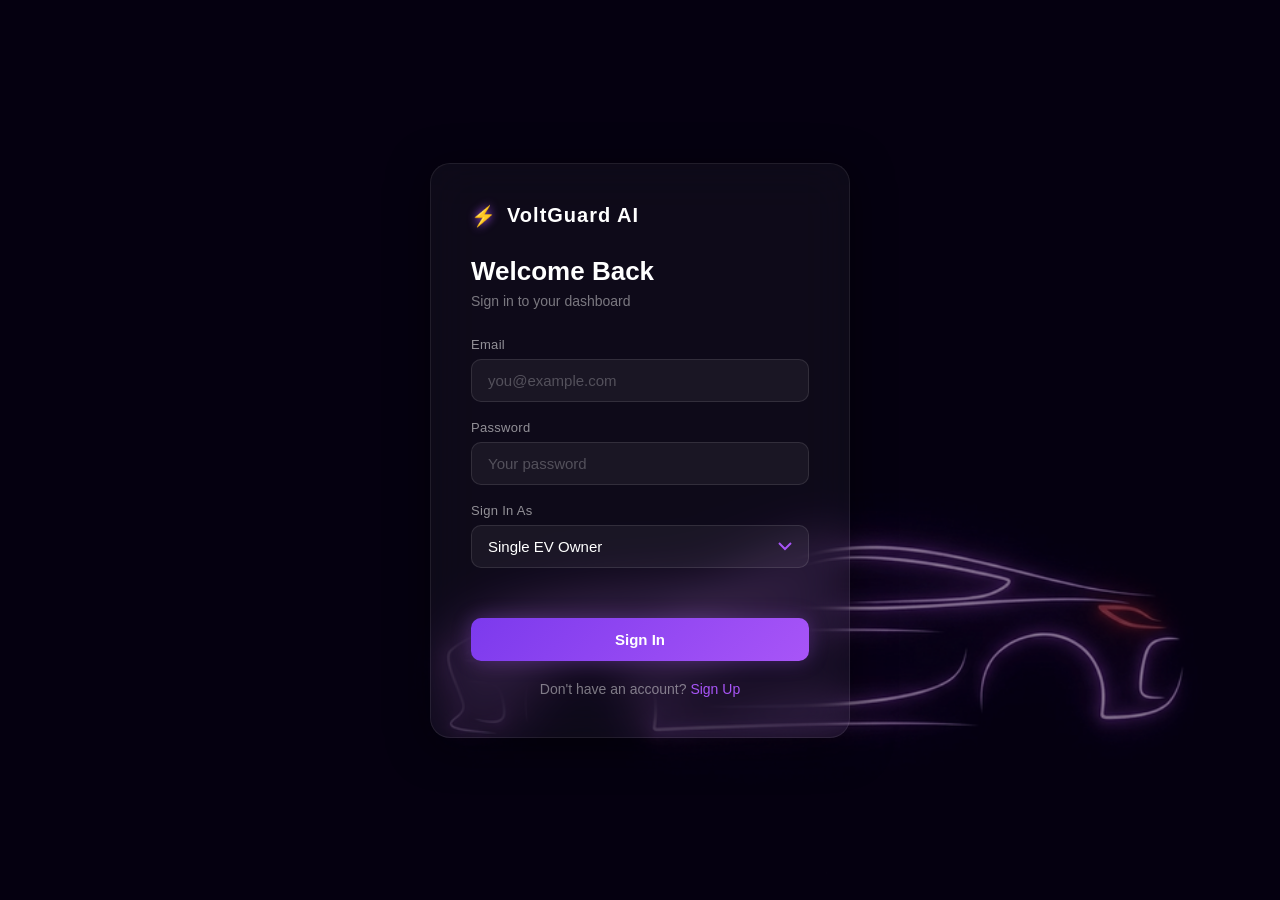
<file: login.html>
<!DOCTYPE html>
<html lang="en">
<head>
    <meta charset="UTF-8">
    <meta name="viewport" content="width=device-width, initial-scale=1.0">
    <title>VoltGuard AI — Login</title>
    <link rel="stylesheet" href="auth.css">
</head>
<body>
    <div class="bg"></div>
    <img class="car-bg" src="car-bg.png" alt="" />

    <div class="auth-container">
        <div class="auth-card glass">
            <div class="brand">
                <span class="logo">⚡</span> VoltGuard AI
            </div>
            <h2>Welcome Back</h2>
            <p class="subtitle">Sign in to your dashboard</p>

            <div class="form-group">
                <label>Email</label>
                <input type="email" id="login-email" placeholder="you@example.com" />
            </div>
            <div class="form-group">
                <label>Password</label>
                <input type="password" id="login-password" placeholder="Your password" />
            </div>

            <div class="form-group">
                <label>Sign In As</label>
                <select id="login-account-type">
                    <option value="single">Single EV Owner</option>
                    <option value="fleet">Fleet Owner / Manager</option>
                </select>
            </div>

            <div id="login-error" class="error-msg"></div>

            <button class="btn-primary" onclick="handleLogin()">Sign In</button>

            <p class="switch-link">Don't have an account? <a href="signup.html">Sign Up</a></p>
        </div>
    </div>

    <script>
        function handleLogin() {
            const email       = document.getElementById('login-email').value.trim();
            const password    = document.getElementById('login-password').value;
            const accountType = document.getElementById('login-account-type').value;
            const errEl       = document.getElementById('login-error');

            errEl.innerText = '';

            if (!email || !password) {
                errEl.innerText = 'Please fill in all fields.'; return;
            }

            const users = JSON.parse(localStorage.getItem('voltguard_users') || '[]');
            const user  = users.find(u => u.email === email && u.password === password);

            if (!user) {
                errEl.innerText = 'Invalid email or password.'; return;
            }

            // Keep the account's stored type in sync with what was picked at sign-in
            user.accountType = accountType;
            const userIndex = users.findIndex(u => u.email === email);
            if (userIndex > -1) { users[userIndex] = user; }
            localStorage.setItem('voltguard_users', JSON.stringify(users));

            localStorage.setItem('voltguard_session', JSON.stringify({
                name: user.name,
                email: user.email,
                accountType: accountType,
                vehicleModel: user.vehicleModel || '',
                fleetName: user.fleetName || '',
                fleetSize: user.fleetSize || 0
            }));
            window.location.href = 'index.html';
        }

        // Enter key support
        document.addEventListener('keydown', e => {
            if (e.key === 'Enter') handleLogin();
        });

        // If already logged in, skip to dashboard
        if (localStorage.getItem('voltguard_session')) {
            window.location.href = 'index.html';
        }
    </script>
</body>
</html>
</file>
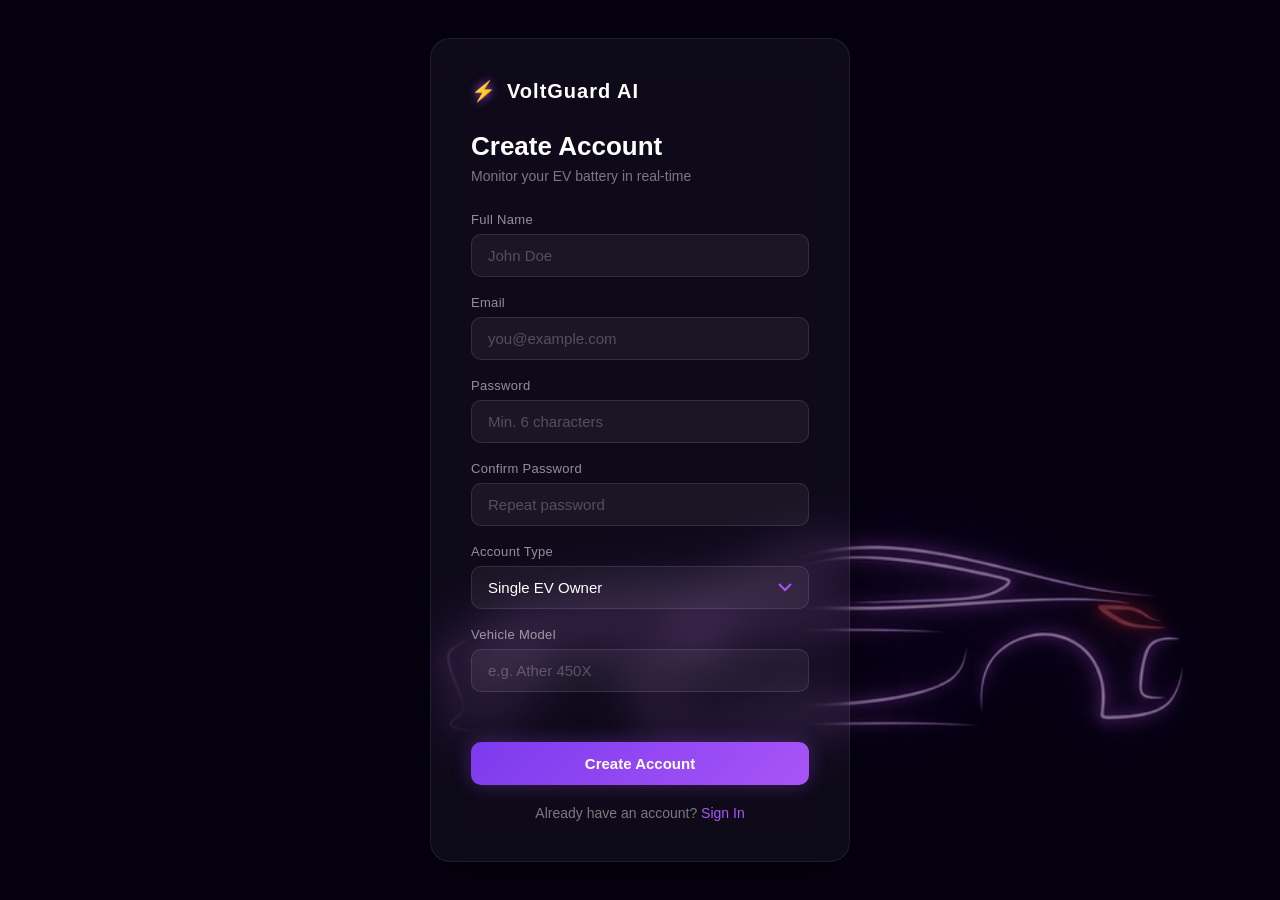
<file: signup.html>
<!DOCTYPE html>
<html lang="en">
<head>
    <meta charset="UTF-8">
    <meta name="viewport" content="width=device-width, initial-scale=1.0">
    <title>VoltGuard AI — Sign Up</title>
    <link rel="stylesheet" href="auth.css">
</head>
<body>
    <div class="bg"></div>
    <img class="car-bg" src="car-bg.png" alt="" />

    <div class="auth-container">
        <div class="auth-card glass">
            <div class="brand">
                <span class="logo">⚡</span> VoltGuard AI
            </div>
            <h2>Create Account</h2>
            <p class="subtitle">Monitor your EV battery in real-time</p>

            <div class="form-group">
                <label>Full Name</label>
                <input type="text" id="signup-name" placeholder="John Doe" />
            </div>
            <div class="form-group">
                <label>Email</label>
                <input type="email" id="signup-email" placeholder="you@example.com" />
            </div>
            <div class="form-group">
                <label>Password</label>
                <input type="password" id="signup-password" placeholder="Min. 6 characters" />
            </div>
            <div class="form-group">
                <label>Confirm Password</label>
                <input type="password" id="signup-confirm" placeholder="Repeat password" />
            </div>

            <div class="form-group">
                <label>Account Type</label>
                <select id="signup-account-type" onchange="toggleAccountFields()">
                    <option value="single">Single EV Owner</option>
                    <option value="fleet">Fleet Owner / Manager</option>
                </select>
            </div>

            <div class="form-group" id="field-vehicle-model">
                <label>Vehicle Model</label>
                <input type="text" id="signup-vehicle-model" placeholder="e.g. Ather 450X" />
            </div>

            <div class="form-group" id="field-fleet-name" style="display:none;">
                <label>Fleet / Company Name</label>
                <input type="text" id="signup-fleet-name" placeholder="e.g. Chennai EV Logistics" />
            </div>
            <div class="form-group" id="field-fleet-size" style="display:none;">
                <label>Number of Vehicles in Fleet</label>
                <input type="number" id="signup-fleet-size" min="1" placeholder="e.g. 12" />
            </div>

            <div id="signup-error" class="error-msg"></div>

            <button class="btn-primary" onclick="handleSignup()">Create Account</button>

            <p class="switch-link">Already have an account? <a href="login.html">Sign In</a></p>
        </div>
    </div>

    <script>
        function toggleAccountFields() {
            const type = document.getElementById('signup-account-type').value;
            document.getElementById('field-vehicle-model').style.display = type === 'single' ? 'block' : 'none';
            document.getElementById('field-fleet-name').style.display = type === 'fleet' ? 'block' : 'none';
            document.getElementById('field-fleet-size').style.display = type === 'fleet' ? 'block' : 'none';
        }

        function handleSignup() {
            const name         = document.getElementById('signup-name').value.trim();
            const email        = document.getElementById('signup-email').value.trim();
            const password     = document.getElementById('signup-password').value;
            const confirm      = document.getElementById('signup-confirm').value;
            const accountType  = document.getElementById('signup-account-type').value;
            const vehicleModel = document.getElementById('signup-vehicle-model').value.trim();
            const fleetName    = document.getElementById('signup-fleet-name').value.trim();
            const fleetSize    = parseInt(document.getElementById('signup-fleet-size').value) || 0;
            const errEl        = document.getElementById('signup-error');

            errEl.innerText = '';

            if (!name || !email || !password || !confirm) {
                errEl.innerText = 'Please fill in all fields.'; return;
            }
            if (password.length < 6) {
                errEl.innerText = 'Password must be at least 6 characters.'; return;
            }
            if (password !== confirm) {
                errEl.innerText = 'Passwords do not match.'; return;
            }
            if (accountType === 'single' && !vehicleModel) {
                errEl.innerText = 'Please enter your vehicle model.'; return;
            }
            if (accountType === 'fleet' && (!fleetName || fleetSize < 1)) {
                errEl.innerText = 'Please enter your fleet name and number of vehicles.'; return;
            }

            // Check if email already registered
            const users = JSON.parse(localStorage.getItem('voltguard_users') || '[]');
            if (users.find(u => u.email === email)) {
                errEl.innerText = 'An account with this email already exists.'; return;
            }

            // Save user
            const userRecord = { name, email, password, accountType, vehicleModel, fleetName, fleetSize };
            users.push(userRecord);
            localStorage.setItem('voltguard_users', JSON.stringify(users));

            // Auto login
            localStorage.setItem('voltguard_session', JSON.stringify({
                name, email, accountType, vehicleModel, fleetName, fleetSize
            }));

            window.location.href = 'index.html';
        }

        // If already logged in, skip to dashboard
        if (localStorage.getItem('voltguard_session')) {
            window.location.href = 'index.html';
        }
    </script>
</body>
</html>
</file>
<file: auth.css>
* { box-sizing: border-box; margin: 0; padding: 0; }

html, body {
    background-color: #050010; /* matches the darkest stop of .bg's gradient */
    overscroll-behavior: none; /* stops the white bounce-back on scroll */
}

body {
    font-family: 'Segoe UI', -apple-system, BlinkMacSystemFont, Roboto, sans-serif;
    color: white;
    min-height: 100vh;
    display: flex;
    align-items: center;
    justify-content: center;
}

.bg {
    position: fixed;
    width: 100%;
    height: 100%;
    background: radial-gradient(circle at top right, #110022, #050010, #000000);
    z-index: -2;
}

.car-bg {
    position: fixed;
    bottom: 0;
    right: 0;
    width: 72%;
    height: auto;
    z-index: 0;
    pointer-events: none;
    mix-blend-mode: screen;
    opacity: 0.75;
}

.auth-container {
    position: relative;
    z-index: 2;
    width: 100%;
    display: flex;
    justify-content: center;
    padding: 20px;
}

.auth-card {
    width: 100%;
    max-width: 420px;
    padding: 40px;
    border-radius: 20px;
}

.glass {
    background: rgba(255, 255, 255, 0.04);
    backdrop-filter: blur(24px);
    -webkit-backdrop-filter: blur(24px);
    border: 1px solid rgba(255, 255, 255, 0.08);
    box-shadow: 0 8px 40px rgba(0, 0, 0, 0.5);
}

.brand {
    font-size: 20px;
    font-weight: 700;
    letter-spacing: 1px;
    margin-bottom: 28px;
    display: flex;
    align-items: center;
    gap: 10px;
}

.logo {
    color: #a855f7;
    text-shadow: 0 0 10px #a855f7;
}

h2 {
    font-size: 26px;
    font-weight: 600;
    margin-bottom: 6px;
}

.subtitle {
    color: rgba(255,255,255,0.45);
    font-size: 14px;
    margin-bottom: 28px;
}

.form-group {
    margin-bottom: 18px;
}

.form-group label {
    display: block;
    font-size: 13px;
    color: rgba(255,255,255,0.55);
    margin-bottom: 7px;
    letter-spacing: 0.3px;
}

.form-group input {
    width: 100%;
    padding: 12px 16px;
    background: rgba(255,255,255,0.05);
    border: 1px solid rgba(255,255,255,0.1);
    border-radius: 10px;
    color: white;
    font-size: 15px;
    outline: none;
    transition: border-color 0.2s, box-shadow 0.2s;
}

.form-group input::placeholder {
    color: rgba(255,255,255,0.25);
}

.form-group input:focus {
    border-color: #a855f7;
    box-shadow: 0 0 0 3px rgba(168,85,247,0.15);
}

.form-group select {
    width: 100%;
    padding: 12px 16px;
    background: rgba(255,255,255,0.05);
    border: 1px solid rgba(255,255,255,0.1);
    border-radius: 10px;
    color: white;
    font-size: 15px;
    outline: none;
    appearance: none;
    -webkit-appearance: none;
    background-image: url("data:image/svg+xml;utf8,<svg xmlns='http://www.w3.org/2000/svg' width='14' height='9'><path d='M1 1l6 6 6-6' stroke='%23a855f7' stroke-width='2' fill='none' fill-rule='evenodd'/></svg>");
    background-repeat: no-repeat;
    background-position: right 16px center;
    transition: border-color 0.2s, box-shadow 0.2s;
}

.form-group select:focus {
    border-color: #a855f7;
    box-shadow: 0 0 0 3px rgba(168,85,247,0.15);
}

.form-group select option {
    background: #1a0b2e;
    color: white;
}

.error-msg {
    color: #f87171;
    font-size: 13px;
    min-height: 20px;
    margin-bottom: 12px;
}

.btn-primary {
    width: 100%;
    padding: 13px;
    background: linear-gradient(135deg, #7c3aed, #a855f7);
    border: none;
    border-radius: 10px;
    color: white;
    font-size: 15px;
    font-weight: 600;
    cursor: pointer;
    transition: opacity 0.2s, transform 0.1s;
    box-shadow: 0 0 20px rgba(168,85,247,0.3);
    margin-bottom: 20px;
}

.btn-primary:hover {
    opacity: 0.9;
    transform: translateY(-1px);
}

.btn-primary:active {
    transform: translateY(0);
}

.switch-link {
    text-align: center;
    font-size: 14px;
    color: rgba(255,255,255,0.45);
}

.switch-link a {
    color: #a855f7;
    text-decoration: none;
    font-weight: 500;
}

.switch-link a:hover {
    text-decoration: underline;
}
</file>
